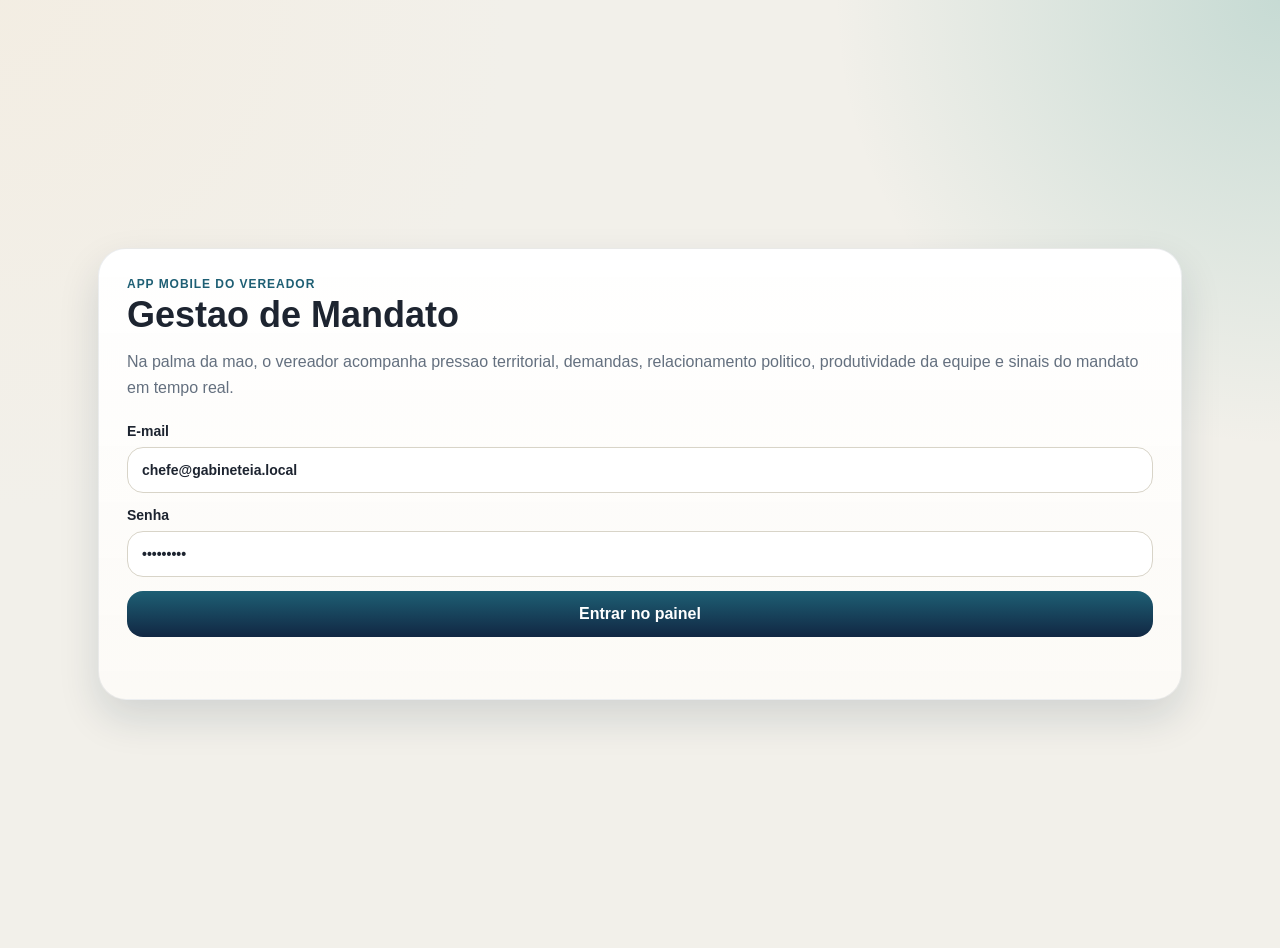
<file: apps/mobile_mandato/index.html>
<!doctype html>
<html lang="pt-BR">
  <head>
    <meta charset="utf-8" />
    <meta name="viewport" content="width=device-width, initial-scale=1" />
    <title>Gestao de Mandato</title>
    <link rel="stylesheet" href="./styles.css" />
  </head>
  <body>
    <main class="mandato-app">
      <section id="login-view" class="login-shell">
        <div class="login-card">
          <p class="eyebrow">App Mobile do Vereador</p>
          <h1>Gestao de Mandato</h1>
          <p class="intro">
            Na palma da mao, o vereador acompanha pressao territorial, demandas, relacionamento politico,
            produtividade da equipe e sinais do mandato em tempo real.
          </p>
          <form id="login-form" class="login-form">
            <label>
              E-mail
              <input name="email_login" type="email" value="chefe@gabineteia.local" autocomplete="username" />
            </label>
            <label>
              Senha
              <input name="senha" type="password" value="Senha@123" autocomplete="current-password" />
            </label>
            <button type="submit">Entrar no painel</button>
            <p id="login-message" class="message"></p>
          </form>
        </div>
      </section>

      <section id="app-view" class="app-shell hidden">
        <header class="hero-shell">
          <div class="hero-copy">
            <p class="eyebrow">Gestao de Mandato</p>
            <h1>Painel do vereador</h1>
            <p id="hero-summary" class="hero-summary">Carregando visao executiva...</p>
          </div>
          <div class="hero-actions">
            <span id="user-chip" class="chip">Sem sessao</span>
            <button id="refresh" type="button" class="secondary">Atualizar</button>
            <button id="logout" type="button" class="secondary">Sair</button>
          </div>
        </header>

        <nav class="mobile-nav" aria-label="Modos do app">
          <button type="button" class="active" data-view="executivo">Painel</button>
          <button type="button" data-view="operacional">Operacoes</button>
        </nav>

        <div id="mobile-breadcrumb" class="mobile-breadcrumb" aria-label="Historico de navegacao"></div>

        <section id="view-executivo" class="app-view-panel active">
          <section class="thermometer-grid">
            <article class="thermometer-card emphasis">
              <span>Termometro do mandato</span>
              <div id="thermometer-visual" class="thermometer-visual"></div>
              <strong id="thermometer-score">0</strong>
              <p id="thermometer-label">Sem leitura</p>
            </article>
            <article class="thermometer-card">
              <span>Pressao territorial</span>
              <strong id="pressure-focus">Sem foco</strong>
              <p id="pressure-copy">Aguardando dados territoriais.</p>
            </article>
            <article class="thermometer-card">
              <span>Sentimento publico</span>
              <div id="sentiment-visual" class="sentiment-visual"></div>
              <strong id="sentiment-score">0%</strong>
              <p id="sentiment-copy">Sem amostras agregadas.</p>
            </article>
          </section>

          <section class="surface">
            <div class="section-head">
              <div>
                <p class="eyebrow">Radar gerencial</p>
                <h2>Resumo executivo</h2>
              </div>
              <span id="last-sync" class="sync-label">Sem atualizacao</span>
            </div>
            <div id="kpi-grid" class="kpi-grid"></div>
          </section>

          <section id="executive-detail" class="surface detail-surface hidden">
            <div class="section-head">
              <div>
                <p class="eyebrow">Leitura contextual</p>
                <h2 id="detail-title">Sem foco selecionado</h2>
              </div>
              <span id="detail-chip" class="sync-label">Toque em um dado</span>
            </div>
            <p id="detail-summary" class="detail-summary">Selecione um indicador, equipe, territorio ou registro para abrir os detalhes.</p>
            <div id="detail-meta" class="stack-meta"></div>
            <div id="detail-list" class="stack-list detail-list"></div>
            <div class="context-actions">
              <button id="detail-primary-action" type="button">Abrir contexto</button>
              <a id="detail-web-link" class="button-link secondary" href="/app/" target="_blank" rel="noreferrer">Abrir sistema principal</a>
            </div>
          </section>

          <section class="surface">
            <div class="section-head">
              <div>
                <p class="eyebrow">Territorio</p>
                <h2>Pressao por regional</h2>
              </div>
              <span>Demandas, base e liderancas</span>
            </div>
            <div id="territory-grid" class="territory-grid"></div>
          </section>

          <section class="surface">
            <div class="section-head">
              <div>
                <p class="eyebrow">Mapa georreferenciado</p>
                <h2>Base territorial pronta para mapa</h2>
              </div>
              <span id="geo-map-summary">Preparando leitura georreferenciada</span>
            </div>
            <p id="geo-map-copy" class="detail-summary">Esta camada deixa o app pronto para abrir demandas e cadastros a partir de um mapa com clique por area.</p>
            <div id="geo-map-stage" class="geo-map-stage"></div>
            <div class="context-actions">
              <button id="geo-map-open-demands" type="button">Ver demandas da area</button>
              <button id="geo-map-open-territory" type="button" class="secondary">Abrir leitura territorial</button>
            </div>
          </section>

          <section class="two-column-grid">
            <section class="surface">
              <div class="section-head">
                <div>
                  <p class="eyebrow">Atendimento</p>
                  <h2>Dashboard de demandas</h2>
                </div>
                <span id="demand-summary">Fila em analise</span>
              </div>
              <div id="demand-focus" class="stack-list"></div>
            </section>

            <section class="surface">
              <div class="section-head">
                <div>
                  <p class="eyebrow">Relacionamento</p>
                  <h2>Base politica e cidada</h2>
                </div>
                <span id="relationship-summary">Sem dados</span>
              </div>
              <div id="relationship-panel" class="relationship-panel"></div>
            </section>
          </section>

          <section class="two-column-grid">
            <section class="surface">
              <div class="section-head">
                <div>
                  <p class="eyebrow">Cadastro</p>
                  <h2>Cidadaos priorizados</h2>
                </div>
                <span id="citizen-summary">Sem registros</span>
              </div>
              <div id="citizen-list" class="stack-list"></div>
            </section>

            <section class="surface">
              <div class="section-head">
                <div>
                  <p class="eyebrow">Equipe</p>
                  <h2>Colaboradores e performance</h2>
                </div>
                <span id="team-summary">Sem equipe</span>
              </div>
              <div id="team-list" class="stack-list"></div>
            </section>
          </section>
        </section>

        <section id="view-operacional" class="app-view-panel">
          <section class="surface">
            <div class="section-head">
              <div>
                <p class="eyebrow">Central de acoes</p>
                <h2>Operacoes do parlamentar</h2>
              </div>
              <span id="operations-summary">Acoes rapidas para rua, agenda e gabinete</span>
            </div>
            <div class="quick-action-grid">
              <button type="button" class="secondary quick-nav" data-focus-target="quick-contact-form">Novo cidadao</button>
              <button type="button" class="secondary quick-nav" data-focus-target="quick-demand-form">Nova demanda</button>
              <button type="button" class="secondary quick-nav" data-focus-target="quick-agenda-form">Nova agenda</button>
              <button type="button" class="secondary quick-nav" data-focus-target="quick-interaction-form">Registrar interacao</button>
            </div>
          </section>

          <section class="two-column-grid">
            <section class="surface">
              <div class="section-head">
                <div>
                  <p class="eyebrow">Cadastro rapido</p>
                  <h2>Novo cidadao</h2>
                </div>
              </div>
              <form id="quick-contact-form" class="action-form">
                <label>Nome completo
                  <input name="nome" required />
                </label>
                <label>Telefone
                  <input name="telefone_principal" />
                </label>
                <label>Bairro
                  <input name="bairro" />
                </label>
                <label>Territorio
                  <select name="territorio_id" id="quick-contact-territory"></select>
                </label>
                <button type="submit">Salvar cidadao</button>
                <p id="quick-contact-message" class="message"></p>
              </form>
            </section>

            <section class="surface">
              <div class="section-head">
                <div>
                  <p class="eyebrow">Atendimento rapido</p>
                  <h2>Nova demanda</h2>
                </div>
              </div>
              <form id="quick-demand-form" class="action-form">
                <label>Demandante
                  <select name="cidadao_id" id="quick-demand-contact" required></select>
                </label>
                <label>Titulo
                  <input name="titulo" required />
                </label>
                <label>Descricao
                  <textarea name="descricao" required></textarea>
                </label>
                <label>Prioridade
                  <select name="prioridade">
                    <option value="BAIXA">Baixa</option>
                    <option value="MEDIA" selected>Media</option>
                    <option value="ALTA">Alta</option>
                    <option value="CRITICA">Critica</option>
                  </select>
                </label>
                <label>Responsavel
                  <select name="responsavel_usuario_id" id="quick-demand-user"></select>
                </label>
                <button type="submit">Abrir demanda</button>
                <p id="quick-demand-message" class="message"></p>
              </form>
            </section>
          </section>

          <section class="two-column-grid">
            <section class="surface">
              <div class="section-head">
                <div>
                  <p class="eyebrow">Agenda</p>
                  <h2>Novo compromisso</h2>
                </div>
              </div>
              <form id="quick-agenda-form" class="action-form">
                <label>Titulo
                  <input name="titulo" required />
                </label>
                <label>Inicio
                  <input name="data_inicio" type="datetime-local" required />
                </label>
                <label>Fim
                  <input name="data_fim" type="datetime-local" required />
                </label>
                <label>Local
                  <input name="local_texto" />
                </label>
                <label>Tipo
                  <select name="tipo_agenda">
                    <option value="REUNIAO_BASE">Reuniao da Base</option>
                    <option value="VISITA_BAIRRO">Visita de Bairro</option>
                    <option value="AGENDA_LIDERANCAS">Agenda com Liderancas</option>
                    <option value="ATENDIMENTO_COMUNITARIO">Atendimento Comunitario</option>
                  </select>
                </label>
                <button type="submit">Registrar agenda</button>
                <p id="quick-agenda-message" class="message"></p>
              </form>
            </section>

            <section class="surface">
              <div class="section-head">
                <div>
                  <p class="eyebrow">Relacionamento</p>
                  <h2>Nova interacao</h2>
                </div>
              </div>
              <form id="quick-interaction-form" class="action-form">
                <label>Contato
                  <select name="cidadao_id" id="quick-interaction-contact" required></select>
                </label>
                <label>Tipo
                  <select name="tipo_interacao">
                    <option value="ATENDIMENTO">Atendimento</option>
                    <option value="REUNIAO_BASE">Reuniao da Base</option>
                    <option value="VISITA_BAIRRO">Visita de Bairro</option>
                    <option value="MOBILIZACAO">Mobilizacao</option>
                  </select>
                </label>
                <label>Assunto
                  <input name="assunto" required />
                </label>
                <label>Descricao
                  <textarea name="descricao_detalhada"></textarea>
                </label>
                <button type="submit">Registrar interacao</button>
                <p id="quick-interaction-message" class="message"></p>
              </form>
            </section>
          </section>

          <section class="two-column-grid">
            <section class="surface">
              <div class="section-head">
                <div>
                  <p class="eyebrow">Fila viva</p>
                  <h2>Demandas recentes</h2>
                </div>
                <span id="recent-demand-summary">Sem demandas</span>
              </div>
              <div class="filter-grid">
                <label>Status
                  <select id="demand-filter-status">
                    <option value="">Todos</option>
                    <option value="ABERTA">Nova</option>
                    <option value="EM_TRIAGEM">Triagem</option>
                    <option value="EM_ATENDIMENTO">Em instrucao</option>
                    <option value="ENCAMINHADA">Encaminhada</option>
                    <option value="AGUARDANDO_RETORNO">Aguardando orgao</option>
                    <option value="CONCLUIDA">Concluida</option>
                    <option value="REABERTA">Reaberta</option>
                    <option value="ARQUIVADA">Arquivada</option>
                  </select>
                </label>
                <label>Prioridade
                  <select id="demand-filter-priority">
                    <option value="">Todas</option>
                    <option value="BAIXA">Baixa</option>
                    <option value="MEDIA">Media</option>
                    <option value="ALTA">Alta</option>
                    <option value="CRITICA">Critica</option>
                  </select>
                </label>
                <label>Responsavel
                  <select id="demand-filter-user">
                    <option value="">Todos</option>
                  </select>
                </label>
                <button type="button" id="clear-demand-filters" class="secondary filter-reset">Limpar filtros</button>
              </div>
              <div id="recent-demand-list" class="stack-list"></div>
              <form id="demand-edit-form" class="action-form demand-edit-form">
                <div class="section-head compact-head">
                  <div>
                    <p class="eyebrow">Edicao rapida</p>
                    <h3 id="demand-edit-title">Selecione uma demanda</h3>
                  </div>
                  <span id="demand-edit-status" class="sync-label">Sem selecao</span>
                </div>
                <input type="hidden" name="demanda_id" />
                <label>Titulo
                  <input name="titulo" required />
                </label>
                <label>Descricao
                  <textarea name="descricao" required></textarea>
                </label>
                <label>Prioridade
                  <select name="prioridade">
                    <option value="BAIXA">Baixa</option>
                    <option value="MEDIA">Media</option>
                    <option value="ALTA">Alta</option>
                    <option value="CRITICA">Critica</option>
                  </select>
                </label>
                <label>Responsavel
                  <select name="responsavel_usuario_id" id="quick-edit-demand-user"></select>
                </label>
                <button type="submit">Salvar ajustes</button>
                <div class="inline-actions">
                  <button type="button" class="secondary" data-demand-transition="assumir">Assumir</button>
                  <button type="button" class="secondary" data-demand-transition="concluir">Concluir</button>
                  <button type="button" class="secondary" data-demand-transition="reabrir">Reabrir</button>
                  <button type="button" class="secondary" data-demand-transition="arquivar">Arquivar</button>
                </div>
                <p id="demand-edit-message" class="message"></p>
              </form>
            </section>

            <section class="surface">
              <div class="section-head">
                <div>
                  <p class="eyebrow">Agenda viva</p>
                  <h2>Compromissos do vereador</h2>
                </div>
                <span id="recent-agenda-summary">Sem agenda</span>
              </div>
              <div id="recent-agenda-list" class="stack-list"></div>
            </section>
          </section>
        </section>

        <section id="view-lista" class="app-view-panel">
          <section class="surface">
            <div class="section-head">
              <div>
                <p id="context-list-eyebrow" class="eyebrow">Leitura filtrada</p>
                <h2 id="context-list-title">Lista contextual</h2>
              </div>
              <button type="button" class="secondary" data-return-view="executivo">Voltar</button>
            </div>
            <p id="context-list-summary" class="detail-summary">Abra um indicador do painel para ver a lista correspondente.</p>
            <div id="context-list-meta" class="stack-meta"></div>
            <div id="context-list-content" class="stack-list detail-list"></div>
            <div class="context-actions">
              <button id="context-list-primary-action" type="button">Abrir contexto</button>
              <a id="context-list-web-link" class="button-link secondary" href="/app/" target="_blank" rel="noreferrer">Abrir sistema principal</a>
            </div>
          </section>
        </section>

        <section id="view-territorio" class="app-view-panel">
          <section class="surface detail-surface">
            <div class="section-head">
              <div>
                <p class="eyebrow">Territorio</p>
                <h2 id="territory-detail-title">Sem territorio selecionado</h2>
              </div>
              <button type="button" class="secondary" data-return-view="executivo">Voltar</button>
            </div>
            <p id="territory-detail-summary" class="detail-summary">Abra uma regional ou bairro no painel para ver a composicao territorial.</p>
            <div id="territory-detail-meta" class="stack-meta"></div>
            <div class="detail-grid">
              <section class="surface nested-surface">
                <div class="section-head compact-head">
                  <div>
                    <p class="eyebrow">Demandas</p>
                    <h3>Fila local</h3>
                  </div>
                </div>
                <div id="territory-demand-list" class="stack-list detail-list"></div>
              </section>
              <section class="surface nested-surface">
                <div class="section-head compact-head">
                  <div>
                    <p class="eyebrow">Base</p>
                    <h3>Cadastros e liderancas</h3>
                  </div>
                </div>
                <div id="territory-contact-list" class="stack-list detail-list"></div>
              </section>
            </div>
            <div class="context-actions">
              <button id="territory-open-demands" type="button">Abrir demandas do territorio</button>
              <button id="territory-open-contacts" type="button" class="secondary">Abrir cadastros do territorio</button>
            </div>
            <div class="context-actions single-action-row">
              <a id="territory-web-link" class="button-link secondary" href="/app/" target="_blank" rel="noreferrer">Abrir no sistema principal</a>
            </div>
          </section>
        </section>

        <section id="view-equipe" class="app-view-panel">
          <section class="surface detail-surface">
            <div class="section-head">
              <div>
                <p class="eyebrow">Equipe</p>
                <h2 id="team-detail-title">Sem equipe selecionada</h2>
              </div>
              <button type="button" class="secondary" data-return-view="executivo">Voltar</button>
            </div>
            <p id="team-detail-summary" class="detail-summary">Abra uma equipe no painel para ver cobertura territorial e produtividade detalhada.</p>
            <div id="team-detail-meta" class="stack-meta"></div>
            <div class="detail-grid">
              <section class="surface nested-surface">
                <div class="section-head compact-head">
                  <div>
                    <p class="eyebrow">Membros</p>
                    <h3>Equipe ativa</h3>
                  </div>
                </div>
                <div id="team-member-list" class="stack-list detail-list"></div>
              </section>
              <section class="surface nested-surface">
                <div class="section-head compact-head">
                  <div>
                    <p class="eyebrow">Entrega</p>
                    <h3>Cadastros e demandas</h3>
                  </div>
                </div>
                <div id="team-output-list" class="stack-list detail-list"></div>
              </section>
            </div>
            <div class="context-actions">
              <button id="team-open-demands" type="button">Abrir demandas da equipe</button>
              <button id="team-open-contacts" type="button" class="secondary">Abrir cadastros da equipe</button>
            </div>
            <div class="context-actions single-action-row">
              <a id="team-web-link" class="button-link secondary" href="/app/" target="_blank" rel="noreferrer">Abrir no sistema principal</a>
            </div>
          </section>
        </section>
      </section>
    </main>

    <script src="./app.js"></script>
  </body>
</html>
</file>
<file: apps/mobile_mandato/styles.css>
:root {
  --navy: #112743;
  --ocean: #1e5f74;
  --teal: #2d8f85;
  --sand: #f3ede2;
  --paper: #fcfaf6;
  --ink: #1d2430;
  --muted: #64707f;
  --line: #d8d4c8;
  --soft: #edf3f1;
  --warm: #f8efe0;
  --success: #1f8a5b;
  --warning: #c6861a;
  --danger: #b64949;
  --shadow: 0 18px 40px rgb(17 39 67 / 0.14);
}

* {
  box-sizing: border-box;
}

html {
  background:
    radial-gradient(circle at top right, rgb(45 143 133 / 0.22), transparent 28%),
    radial-gradient(circle at top left, rgb(243 237 226 / 0.9), transparent 32%),
    #f2f0ea;
}

body {
  margin: 0;
  min-height: 100vh;
  color: var(--ink);
  background: transparent;
  font-family: "Segoe UI", Arial, sans-serif;
}

button,
input,
select,
textarea {
  font: inherit;
}

button {
  min-height: 46px;
  border: 0;
  border-radius: 16px;
  padding: 0 16px;
  color: #fff;
  background: linear-gradient(180deg, var(--ocean) 0%, var(--navy) 100%);
  font-weight: 800;
  cursor: pointer;
}

button.secondary {
  color: var(--navy);
  background: rgb(255 255 255 / 0.82);
  border: 1px solid rgb(17 39 67 / 0.08);
}

input,
select,
textarea {
  width: 100%;
  border: 1px solid var(--line);
  border-radius: 16px;
  padding: 14px;
  color: var(--ink);
  background: #fff;
}

input:focus,
select:focus,
textarea:focus {
  outline: 2px solid rgb(30 95 116 / 0.16);
  border-color: var(--ocean);
}

textarea {
  min-height: 104px;
  resize: vertical;
}

.hidden {
  display: none !important;
}

.eyebrow {
  margin: 0 0 6px;
  color: var(--ocean);
  font-size: 12px;
  font-weight: 900;
  letter-spacing: 0.08em;
  text-transform: uppercase;
}

.message {
  min-height: 20px;
  margin: 0;
  color: var(--muted);
  font-weight: 700;
}

.message.error {
  color: var(--danger);
}

.mandato-app {
  width: min(100%, 520px);
  min-height: 100vh;
  margin: 0 auto;
}

.login-shell,
.app-shell {
  min-height: 100vh;
}

.login-shell {
  display: grid;
  place-items: center;
  padding: 24px;
}

.login-card {
  width: 100%;
  padding: 28px;
  border: 1px solid rgb(17 39 67 / 0.08);
  border-radius: 28px;
  background:
    linear-gradient(180deg, rgb(255 255 255 / 0.95) 0%, rgb(252 250 246 / 0.98) 100%),
    var(--paper);
  box-shadow: var(--shadow);
}

.login-card h1,
.hero-copy h1 {
  margin: 0;
  font-size: 36px;
  line-height: 1;
}

.intro,
.hero-summary {
  color: var(--muted);
  line-height: 1.6;
}

.login-form {
  display: grid;
  gap: 14px;
  margin-top: 22px;
}

.login-form label {
  display: grid;
  gap: 8px;
  font-size: 14px;
  font-weight: 700;
}

.app-shell {
  display: grid;
  gap: 16px;
  padding: 16px;
}

.mobile-nav {
  display: grid;
  grid-template-columns: 1fr 1fr;
  gap: 10px;
}

.mobile-nav button {
  color: var(--navy);
  background: rgb(255 255 255 / 0.72);
  border: 1px solid rgb(17 39 67 / 0.08);
}

.mobile-nav button.active {
  color: #fff;
  background: linear-gradient(180deg, var(--ocean) 0%, var(--navy) 100%);
}

.mobile-breadcrumb {
  display: flex;
  flex-wrap: wrap;
  align-items: center;
  gap: 8px;
}

.breadcrumb-item {
  min-height: 34px;
  padding: 0 12px;
  border-radius: 999px;
  color: var(--navy);
  background: rgb(255 255 255 / 0.78);
  border: 1px solid rgb(17 39 67 / 0.08);
  font-size: 12px;
  font-weight: 800;
}

.breadcrumb-item.active {
  color: #fff;
  background: linear-gradient(180deg, var(--ocean) 0%, var(--navy) 100%);
}

.breadcrumb-separator {
  color: var(--muted);
  font-size: 12px;
  font-weight: 900;
}

.app-view-panel {
  display: none;
  gap: 16px;
}

.app-view-panel.active {
  display: grid;
}

.hero-shell {
  display: grid;
  gap: 16px;
  padding: 22px;
  border-radius: 28px;
  color: #fff;
  background:
    radial-gradient(circle at top right, rgb(255 255 255 / 0.18), transparent 24%),
    linear-gradient(140deg, #0f2746 0%, #1e5f74 54%, #2d8f85 100%);
  box-shadow: var(--shadow);
}

.hero-shell .eyebrow,
.hero-shell .hero-summary {
  color: rgb(255 255 255 / 0.84);
}

.hero-actions {
  display: grid;
  grid-template-columns: 1fr 1fr 1fr;
  gap: 10px;
}

.chip,
.sync-label,
.pill {
  display: inline-flex;
  align-items: center;
  justify-content: center;
  min-height: 42px;
  border-radius: 16px;
  padding: 0 14px;
  font-size: 12px;
  font-weight: 900;
}

.chip {
  color: var(--navy);
  background: rgb(255 255 255 / 0.84);
}

.sync-label {
  color: var(--ocean);
  background: var(--soft);
}

.thermometer-grid,
.kpi-grid,
.two-column-grid {
  display: grid;
  gap: 12px;
}

.thermometer-grid {
  grid-template-columns: repeat(3, minmax(0, 1fr));
}

.thermometer-card,
.surface,
.kpi-card,
.territory-card,
.stack-card,
.relationship-card {
  border: 1px solid rgb(17 39 67 / 0.08);
  border-radius: 24px;
  background: rgb(255 255 255 / 0.92);
  box-shadow: 0 10px 24px rgb(17 39 67 / 0.06);
}

.thermometer-card {
  padding: 18px;
  background: linear-gradient(180deg, rgb(255 255 255 / 0.96) 0%, rgb(243 237 226 / 0.92) 100%);
}

.thermometer-visual,
.sentiment-visual {
  margin-top: 12px;
}

.thermometer-visual {
  display: grid;
  place-items: center;
}

.thermometer-ring {
  width: 108px;
  height: 108px;
}

.thermometer-track,
.thermometer-progress {
  fill: none;
  stroke-width: 11;
}

.thermometer-track {
  stroke: rgb(255 255 255 / 0.18);
}

.thermometer-progress {
  stroke: #9fe3da;
  stroke-linecap: round;
  transform: rotate(-90deg);
  transform-origin: 60px 60px;
}

.thermometer-core {
  fill: rgb(255 255 255 / 0.1);
}

.thermometer-center-value {
  fill: #fff;
  font-size: 30px;
  font-weight: 900;
}

.thermometer-center-label {
  fill: rgb(255 255 255 / 0.72);
  font-size: 10px;
  font-weight: 800;
  letter-spacing: 0.08em;
  text-transform: uppercase;
}

.sentiment-visual {
  display: grid;
  gap: 8px;
}

.sentiment-bar-row {
  display: grid;
  grid-template-columns: 58px 1fr 42px;
  align-items: center;
  gap: 8px;
}

.sentiment-bar-row span,
.sentiment-bar-row strong {
  font-size: 12px;
  font-weight: 900;
  text-transform: none;
  letter-spacing: 0;
}

.sentiment-bar-track {
  position: relative;
  height: 10px;
  overflow: hidden;
  border-radius: 999px;
  background: rgb(17 39 67 / 0.08);
}

.sentiment-bar-fill {
  height: 100%;
  border-radius: inherit;
}

.sentiment-bar-fill.success {
  background: linear-gradient(90deg, #3ec28b 0%, #1f8a5b 100%);
}

.sentiment-bar-fill.neutral {
  background: linear-gradient(90deg, #77a8df 0%, #3f78bf 100%);
}

.sentiment-bar-fill.danger {
  background: linear-gradient(90deg, #ef8a79 0%, #b64949 100%);
}

.thermometer-card.emphasis {
  color: #fff;
  background: linear-gradient(180deg, #1e5f74 0%, #112743 100%);
}

.thermometer-card span,
.kpi-card span,
.territory-card span,
.stack-card small,
.relationship-card span {
  display: block;
  color: var(--muted);
  font-size: 12px;
  font-weight: 800;
  text-transform: uppercase;
  letter-spacing: 0.05em;
}

.thermometer-card.emphasis span,
.thermometer-card.emphasis p,
.thermometer-card.emphasis strong {
  color: #fff;
}

.thermometer-card strong,
.kpi-card strong,
.territory-card strong,
.stack-card strong,
.relationship-card strong {
  display: block;
  margin-top: 8px;
  font-size: 28px;
  line-height: 1;
}

.thermometer-card p,
.kpi-card p,
.territory-card p,
.stack-card p,
.relationship-card p {
  margin: 10px 0 0;
  color: var(--muted);
  line-height: 1.5;
}

.surface {
  padding: 18px;
}

.section-head {
  display: flex;
  align-items: flex-start;
  justify-content: space-between;
  gap: 12px;
  margin-bottom: 14px;
}

.section-head h2 {
  margin: 0;
  font-size: 24px;
  line-height: 1.05;
}

.section-head h3 {
  margin: 0;
  font-size: 18px;
  line-height: 1.1;
}

.section-head > span {
  color: var(--muted);
  font-size: 12px;
  font-weight: 800;
  text-align: right;
}

.kpi-grid {
  grid-template-columns: repeat(2, minmax(0, 1fr));
}

.kpi-card,
.territory-card,
.stack-card,
.relationship-card {
  padding: 16px;
}

.actionable {
  cursor: pointer;
  transition: transform 160ms ease, box-shadow 160ms ease, border-color 160ms ease;
}

.actionable:hover,
.actionable:focus-visible {
  transform: translateY(-2px);
  border-color: rgb(30 95 116 / 0.28);
  box-shadow: 0 16px 30px rgb(17 39 67 / 0.1);
}

.detail-surface {
  background: linear-gradient(180deg, rgb(255 255 255 / 0.98) 0%, rgb(243 237 226 / 0.9) 100%);
}

.detail-summary {
  margin: 0;
  color: var(--muted);
  line-height: 1.6;
}

.detail-list .stack-card {
  background: rgb(252 250 246 / 0.92);
}

.detail-grid {
  display: grid;
  gap: 12px;
  margin-top: 14px;
}

.nested-surface {
  padding: 14px;
  background: rgb(255 255 255 / 0.78);
}

.single-action-row {
  grid-template-columns: 1fr;
}

.context-actions {
  display: grid;
  grid-template-columns: repeat(2, minmax(0, 1fr));
  gap: 10px;
  margin-top: 14px;
}

.button-link {
  display: inline-flex;
  align-items: center;
  justify-content: center;
  min-height: 46px;
  border-radius: 16px;
  padding: 0 16px;
  font-weight: 800;
  text-decoration: none;
}

.button-link.secondary {
  color: var(--navy);
  background: rgb(255 255 255 / 0.82);
  border: 1px solid rgb(17 39 67 / 0.08);
}

.kpi-card .pill,
.territory-card .pill,
.stack-card .pill {
  margin-top: 12px;
}

.pill.success {
  color: var(--success);
  background: rgb(31 138 91 / 0.1);
}

.pill.warning {
  color: var(--warning);
  background: rgb(198 134 26 / 0.12);
}

.pill.danger {
  color: var(--danger);
  background: rgb(182 73 73 / 0.12);
}

.pill.neutral {
  color: var(--ocean);
  background: rgb(30 95 116 / 0.1);
}

.territory-grid,
.stack-list,
.relationship-panel,
.quick-action-grid,
.action-form {
  display: grid;
  gap: 12px;
}

.geo-map-stage {
  margin-top: 14px;
}

.geo-map-canvas {
  position: relative;
  min-height: 280px;
  overflow: hidden;
  border: 1px solid rgb(17 39 67 / 0.08);
  border-radius: 24px;
  background: linear-gradient(180deg, rgb(234 244 242 / 0.96) 0%, rgb(250 244 232 / 0.96) 100%);
}

.geo-map-backdrop {
  position: absolute;
  inset: 0;
  background:
    radial-gradient(circle at 20% 24%, rgb(30 95 116 / 0.12), transparent 15%),
    radial-gradient(circle at 72% 28%, rgb(45 143 133 / 0.16), transparent 18%),
    radial-gradient(circle at 40% 64%, rgb(198 134 26 / 0.12), transparent 18%),
    linear-gradient(135deg, rgb(17 39 67 / 0.06) 12%, transparent 12%, transparent 50%, rgb(17 39 67 / 0.04) 50%, rgb(17 39 67 / 0.04) 54%, transparent 54%);
}

.geo-map-node {
  position: absolute;
  display: grid;
  place-items: center;
  width: 22px;
  height: 22px;
  min-height: 22px;
  padding: 0;
  border-radius: 999px;
  transform: translate(-50%, -50%);
  box-shadow: 0 0 0 8px rgb(255 255 255 / 0.18);
}

.geo-map-node.success {
  background: linear-gradient(180deg, #3ec28b 0%, #1f8a5b 100%);
}

.geo-map-node.warning {
  background: linear-gradient(180deg, #efbc60 0%, #c6861a 100%);
}

.geo-map-node.danger {
  background: linear-gradient(180deg, #ef8a79 0%, #b64949 100%);
}

.geo-map-node.neutral {
  background: linear-gradient(180deg, #7eb1e1 0%, #1e5f74 100%);
}

.geo-map-node.active {
  width: 26px;
  height: 26px;
  box-shadow: 0 0 0 10px rgb(255 255 255 / 0.28);
}

.geo-map-node-pulse {
  position: absolute;
  inset: -8px;
  border-radius: 999px;
  border: 1px solid rgb(17 39 67 / 0.16);
  animation: geoPulse 1.9s ease-out infinite;
}

.geo-map-node-label {
  position: absolute;
  top: calc(100% + 10px);
  left: 50%;
  min-width: 96px;
  padding: 6px 9px;
  border-radius: 999px;
  color: var(--navy);
  background: rgb(255 255 255 / 0.88);
  border: 1px solid rgb(17 39 67 / 0.08);
  transform: translateX(-50%);
  font-size: 11px;
  font-weight: 900;
  white-space: nowrap;
}

.geo-map-overlay-card {
  position: absolute;
  right: 14px;
  bottom: 14px;
  width: min(240px, calc(100% - 28px));
  padding: 14px;
  border-radius: 20px;
  background: rgb(255 255 255 / 0.86);
  border: 1px solid rgb(17 39 67 / 0.08);
  backdrop-filter: blur(12px);
}

.geo-map-overlay-card strong {
  display: block;
  margin: 0 0 6px;
  font-size: 18px;
}

.geo-map-overlay-card p {
  margin: 0;
  color: var(--muted);
  line-height: 1.5;
}

@keyframes geoPulse {
  0% {
    opacity: 0.8;
    transform: scale(0.82);
  }

  100% {
    opacity: 0;
    transform: scale(1.35);
  }
}

.filter-grid {
  display: grid;
  grid-template-columns: repeat(4, minmax(0, 1fr));
  gap: 10px;
  margin-bottom: 12px;
}

.filter-grid label {
  display: grid;
  gap: 8px;
  color: var(--ink);
  font-size: 13px;
  font-weight: 800;
}

.filter-reset {
  align-self: end;
}

.quick-action-grid {
  grid-template-columns: repeat(2, minmax(0, 1fr));
}

.compact-head {
  margin-bottom: 0;
}

.action-form label {
  display: grid;
  gap: 8px;
  color: var(--ink);
  font-size: 13px;
  font-weight: 800;
}

.action-form button {
  margin-top: 4px;
}

.demand-edit-form {
  margin-top: 14px;
  padding-top: 14px;
  border-top: 1px solid rgb(17 39 67 / 0.08);
}

.inline-actions {
  display: grid;
  grid-template-columns: repeat(2, minmax(0, 1fr));
  gap: 10px;
}

.stack-card.selected {
  border-color: rgb(30 95 116 / 0.36);
  box-shadow: 0 0 0 2px rgb(30 95 116 / 0.1);
}

.stack-card .row-actions {
  display: flex;
  justify-content: flex-end;
  margin-top: 12px;
}

.stack-card .row-actions button {
  min-height: 34px;
  padding: 0 12px;
}

.territory-card {
  background: linear-gradient(180deg, rgb(255 255 255 / 0.98) 0%, rgb(237 243 241 / 0.92) 100%);
}

.territory-meta,
.stack-meta {
  display: flex;
  flex-wrap: wrap;
  gap: 8px;
  margin-top: 12px;
}

.meta-tag {
  display: inline-flex;
  align-items: center;
  min-height: 28px;
  border-radius: 999px;
  padding: 0 10px;
  color: var(--navy);
  background: var(--warm);
  font-size: 12px;
  font-weight: 800;
}

.stack-card strong,
.relationship-card strong {
  font-size: 20px;
}

.stack-card p.tight {
  margin-top: 6px;
}

.stack-card header,
.relationship-card header {
  display: flex;
  align-items: flex-start;
  justify-content: space-between;
  gap: 12px;
}

.two-column-grid {
  grid-template-columns: 1fr;
}

@media (max-width: 520px) {
  .hero-actions,
  .thermometer-grid,
  .kpi-grid,
  .quick-action-grid,
  .filter-grid {
    grid-template-columns: 1fr;
  }

  .inline-actions {
    grid-template-columns: 1fr;
  }

  .context-actions {
    grid-template-columns: 1fr;
  }

  .section-head {
    display: grid;
  }

  .geo-map-canvas {
    min-height: 320px;
    padding-bottom: 132px;
  }

  .geo-map-node-label {
    display: none;
    min-width: 0;
    max-width: 120px;
    white-space: normal;
    text-align: center;
  }

  .geo-map-node.active .geo-map-node-label {
    display: block;
  }

  .geo-map-overlay-card {
    left: 12px;
    right: 12px;
    bottom: 12px;
    width: auto;
  }

  .sentiment-bar-row {
    grid-template-columns: 52px 1fr 38px;
    gap: 6px;
  }
}

@media (max-width: 430px) {
  .app-shell {
    gap: 14px;
    padding: 12px;
  }

  .hero-shell,
  .login-card,
  .surface,
  .thermometer-card,
  .kpi-card,
  .territory-card,
  .stack-card,
  .relationship-card {
    padding: 16px;
    border-radius: 22px;
  }

  .mobile-breadcrumb {
    gap: 6px;
  }

  .breadcrumb-item {
    min-height: 32px;
    padding: 0 10px;
    font-size: 11px;
  }

  .thermometer-ring {
    width: 96px;
    height: 96px;
  }

  .thermometer-center-value {
    font-size: 26px;
  }

  .thermometer-card strong,
  .kpi-card strong,
  .territory-card strong,
  .stack-card strong,
  .relationship-card strong {
    font-size: 24px;
  }

  .section-head h2 {
    font-size: 22px;
  }
}

@media (max-width: 390px) {
  .app-shell,
  .login-shell {
    padding: 10px;
  }

  .hero-shell,
  .login-card,
  .surface,
  .thermometer-card,
  .kpi-card,
  .territory-card,
  .stack-card,
  .relationship-card {
    padding: 14px;
  }

  .mobile-nav {
    gap: 8px;
  }

  .thermometer-ring {
    width: 88px;
    height: 88px;
  }

  .thermometer-center-value {
    font-size: 24px;
  }

  .geo-map-canvas {
    min-height: 300px;
    padding-bottom: 144px;
  }

  .geo-map-overlay-card {
    padding: 12px;
    border-radius: 18px;
  }
}

@media (min-width: 780px) {
  .mandato-app {
    width: min(100%, 1180px);
    padding: 24px;
  }

  .app-shell {
    gap: 18px;
    padding: 0;
  }

  .two-column-grid {
    grid-template-columns: repeat(2, minmax(0, 1fr));
  }

  .detail-grid {
    grid-template-columns: repeat(2, minmax(0, 1fr));
  }

  .territory-grid {
    grid-template-columns: repeat(2, minmax(0, 1fr));
  }

  .kpi-grid {
    grid-template-columns: repeat(4, minmax(0, 1fr));
  }

  .quick-action-grid {
    grid-template-columns: repeat(2, minmax(0, 1fr));
  }
}
</file>
